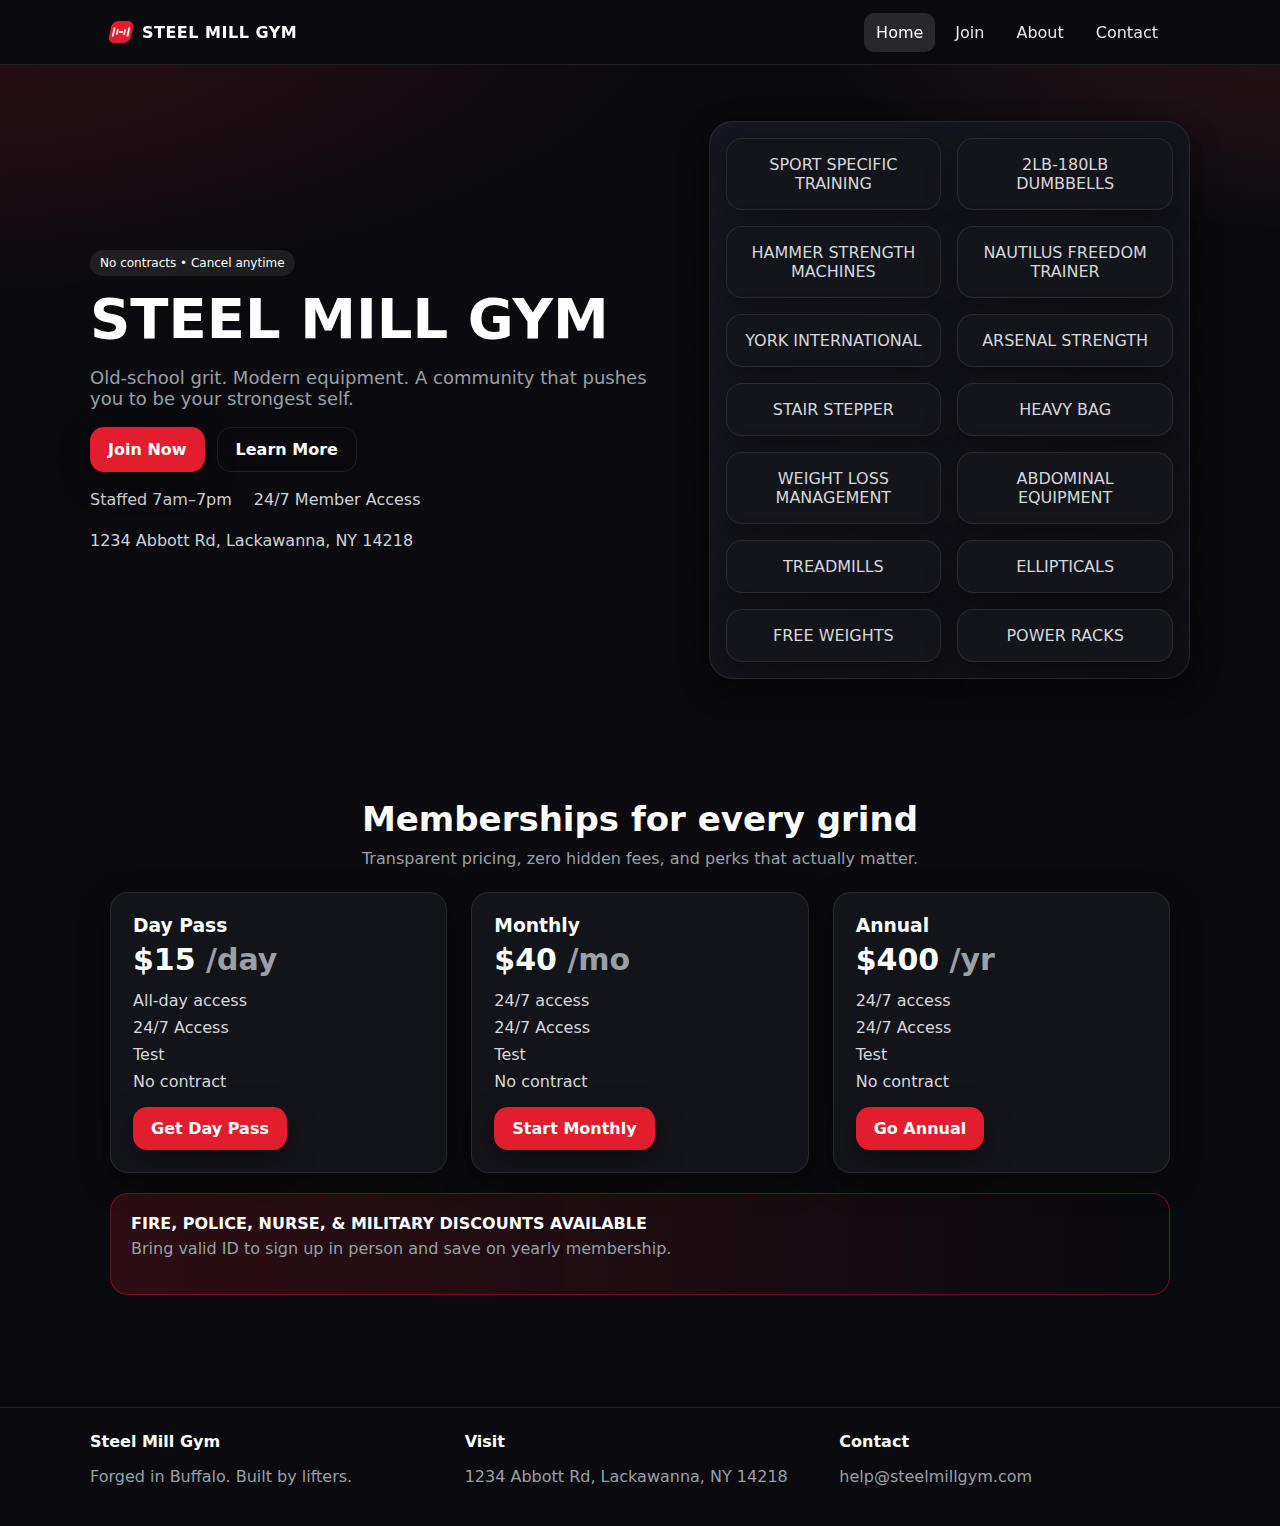
<file: index.html>
<!doctype html>
<html lang="en">
<head>
  <meta charset="utf-8"/>
  <meta name="viewport" content="width=device-width,initial-scale=1"/>
  <title>Steel Mill Gym — Home</title>
  <link rel="stylesheet" href="assets/styles.css"/>
</head>
<body>
<header class="header">
  <div class="container nav">
    <a class="brand" href="index.html">
  <svg class="logo" viewBox="0 0 24 24" aria-hidden="true">
    <path fill="currentColor" d="M3 7h2v10H3V7zm16 0h2v10h-2V7zM7 9h2v6H7V9zm8 0h2v6h-2V9zM10 11h4v2h-4v-2z"/>
  </svg>
  STEEL MILL GYM
</a>
    <nav class="navlinks">
      <a href="index.html">Home</a>
      <a href="join.html">Join</a>
      <a href="about.html">About</a>
      <a href="contact.html">Contact</a>
    </nav>
  </div>
</header>

<main>
  <section class="hero">
    <div class="container section">
      <div class="split">
        <div>
          <span class="badge">No contracts • Cancel anytime</span>
          <h1 style="font-size:56px;line-height:1.05;margin:14px 0 10px;">STEEL MILL GYM</h1>
          <p class="muted" style="font-size:18px;max-width:660px">
            Old-school grit. Modern equipment. A community that pushes you to be your strongest self.
          </p>
          <div style="margin-top:18px;display:flex;gap:12px;flex-wrap:wrap">
            <a class="btn btn-primary" href="join.html">Join Now</a>
            <a class="btn btn-ghost" href="about.html">Learn More</a>
          </div>
          <div style="margin-top:18px;display:flex;gap:22px;color:#cfd3d8;flex-wrap:wrap">
            <span>Staffed 7am–7pm</span>
            <span>24/7 Member Access</span>
            <span>1234 Abbott Rd, Lackawanna, NY 14218</span>
          </div>
        </div>
        <div>
          <div class="kit">
            <div class="card">SPORT SPECIFIC TRAINING</div>
            <!-- <div class="card">CYBEX MACHINES</div> -->
            <div class="card">2LB-180LB DUMBBELLS</div>
            <div class="card">HAMMER STRENGTH MACHINES</div>
            <div class="card">NAUTILUS FREEDOM TRAINER</div>
            <div class="card">YORK INTERNATIONAL</div>
            <div class="card">ARSENAL STRENGTH</div>
            <div class="card">STAIR STEPPER</div>
            <div class="card">HEAVY BAG</div>
            <!-- <div class="card">OLYMPIC LIFTING</div> -->
            <div class="card">WEIGHT LOSS MANAGEMENT</div>
            <div class="card">ABDOMINAL EQUIPMENT</div>
            <!-- <div class="card">RECUMBENT BIKES</div>  -->
            <div class="card">TREADMILLS</div>
            <div class="card">ELLIPTICALS</div>
            <div class="card">FREE WEIGHTS</div>
            <div class="card">POWER RACKS</div>
          </div>
        </div>
      </div>
    </div>
  </section>

  <section class="section">
    <div class="container">
      <div class="section-title">
        <h2>Memberships for every grind</h2>
        <p>Transparent pricing, zero hidden fees, and perks that actually matter.</p>
      </div>

      <div class="grid tiers">
        <article class="tier">
          <h3>Day Pass</h3>
          <div class="price">$15 <span class="muted">/day</span></div>
          <ul>
            <li>All-day access</li><li>24/7 Access</li><li>Test</li><li>No contract</li>
          </ul>
          <div style="margin-top:16px"><a class="btn btn-primary" href="join.html">Get Day Pass</a></div>
        </article>

        <article class="tier">
          <h3>Monthly</h3>
          <div class="price">$40 <span class="muted">/mo</span></div>
          <ul>
            <li>24/7 access</li><li>24/7 Access</li><li>Test</li><li>No contract</li>
          </ul>
          <div style="margin-top:16px"><a class="btn btn-primary" href="join.html">Start Monthly</a></div>
        </article>

        <article class="tier">
          <h3>Annual</h3>
          <div class="price">$400 <span class="muted">/yr</span></div>
          <ul>
            <li>24/7 access</li><li>24/7 Access</li><li>Test</li><li>No contract</li>
          </ul>
          <div style="margin-top:16px"><a class="btn btn-primary" href="join.html">Go Annual</a></div>
        </article>
      </div>

      <div class="box" style="margin-top:20px;border-color:rgba(225,29,46,.4);background:linear-gradient(90deg,rgba(225,29,46,.16),transparent)">
        <strong>FIRE, POLICE, NURSE, & MILITARY DISCOUNTS AVAILABLE</strong>
        <p class="muted" style="margin-top:6px">Bring valid ID to sign up in person and save on yearly membership.</p>
      </div>
    </div>
  </section>
</main>

<footer class="footer">
  <div class="container cols">
    <div><strong>Steel Mill Gym</strong><p class="muted">Forged in Buffalo. Built by lifters.</p></div>
    <div><strong>Visit</strong><p class="muted">1234 Abbott Rd, Lackawanna, NY 14218</p></div>
    <div><strong>Contact</strong><p class="muted">help@steelmillgym.com</p></div>
  </div>
</footer>

<script src="assets/script.js"></script>
</body>
</html>
</file>
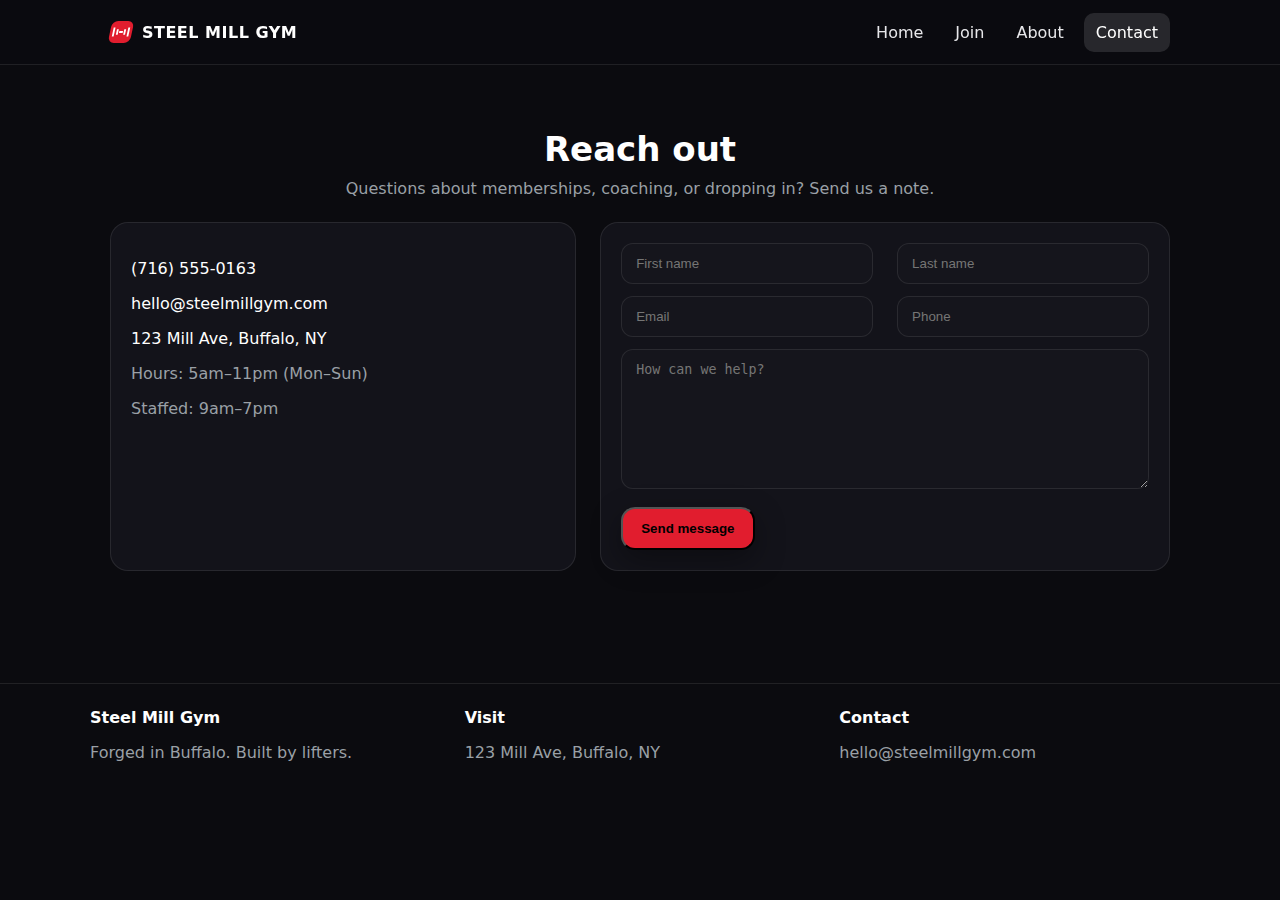
<file: contact.html>
<!doctype html>
<html lang="en">
<head>
  <meta charset="utf-8"/><meta name="viewport" content="width=device-width,initial-scale=1"/>
  <title>Contact — Steel Mill Gym</title>
  <link rel="stylesheet" href="assets/styles.css"/>
</head>
<body>
<header class="header">
  <div class="container nav">
 <a class="brand" href="index.html">
  <svg class="logo" viewBox="0 0 24 24" aria-hidden="true">
    <path fill="currentColor" d="M3 7h2v10H3V7zm16 0h2v10h-2V7zM7 9h2v6H7V9zm8 0h2v6h-2V9zM10 11h4v2h-4v-2z"/>
  </svg>
  STEEL MILL GYM
</a>

    <nav class="navlinks">
      <a href="index.html">Home</a>
      <a href="join.html">Join</a>
      <a href="about.html">About</a>
      <a href="contact.html">Contact</a>
    </nav>
  </div>
</header>

<main class="section">
  <div class="container">
    <div class="section-title">
      <h2>Reach out</h2>
      <p>Questions about memberships, coaching, or dropping in? Send us a note.</p>
    </div>

    <div class="grid contact">
      <aside class="box">
        <p>(716) 555-0163</p>
        <p>hello@steelmillgym.com</p>
        <p>123 Mill Ave, Buffalo, NY</p>
        <div class="muted" style="margin-top:10px">
          <p>Hours: 5am–11pm (Mon–Sun)</p>
          <p>Staffed: 9am–7pm</p>
        </div>
      </aside>

      <form class="box" onsubmit="event.preventDefault(); alert('Message sent! (demo)')">
        <div class="grid" style="grid-template-columns:1fr 1fr">
          <input class="input" placeholder="First name" required>
          <input class="input" placeholder="Last name" required>
        </div>
        <div class="grid" style="grid-template-columns:1fr 1fr; margin-top:12px">
          <input class="input" placeholder="Email" type="email" required>
          <input class="input" placeholder="Phone">
        </div>
        <div style="margin-top:12px">
          <textarea class="textarea" placeholder="How can we help?" required></textarea>
        </div>
        <div style="margin-top:14px">
          <button class="btn btn-primary" type="submit">Send message</button>
        </div>
      </form>
    </div>
  </div>
</main>

<footer class="footer">
  <div class="container cols">
    <div><strong>Steel Mill Gym</strong><p class="muted">Forged in Buffalo. Built by lifters.</p></div>
    <div><strong>Visit</strong><p class="muted">123 Mill Ave, Buffalo, NY</p></div>
    <div><strong>Contact</strong><p class="muted">hello@steelmillgym.com</p></div>
  </div>
</footer>
<script src="assets/script.js"></script>
</body>
</html>
</file>
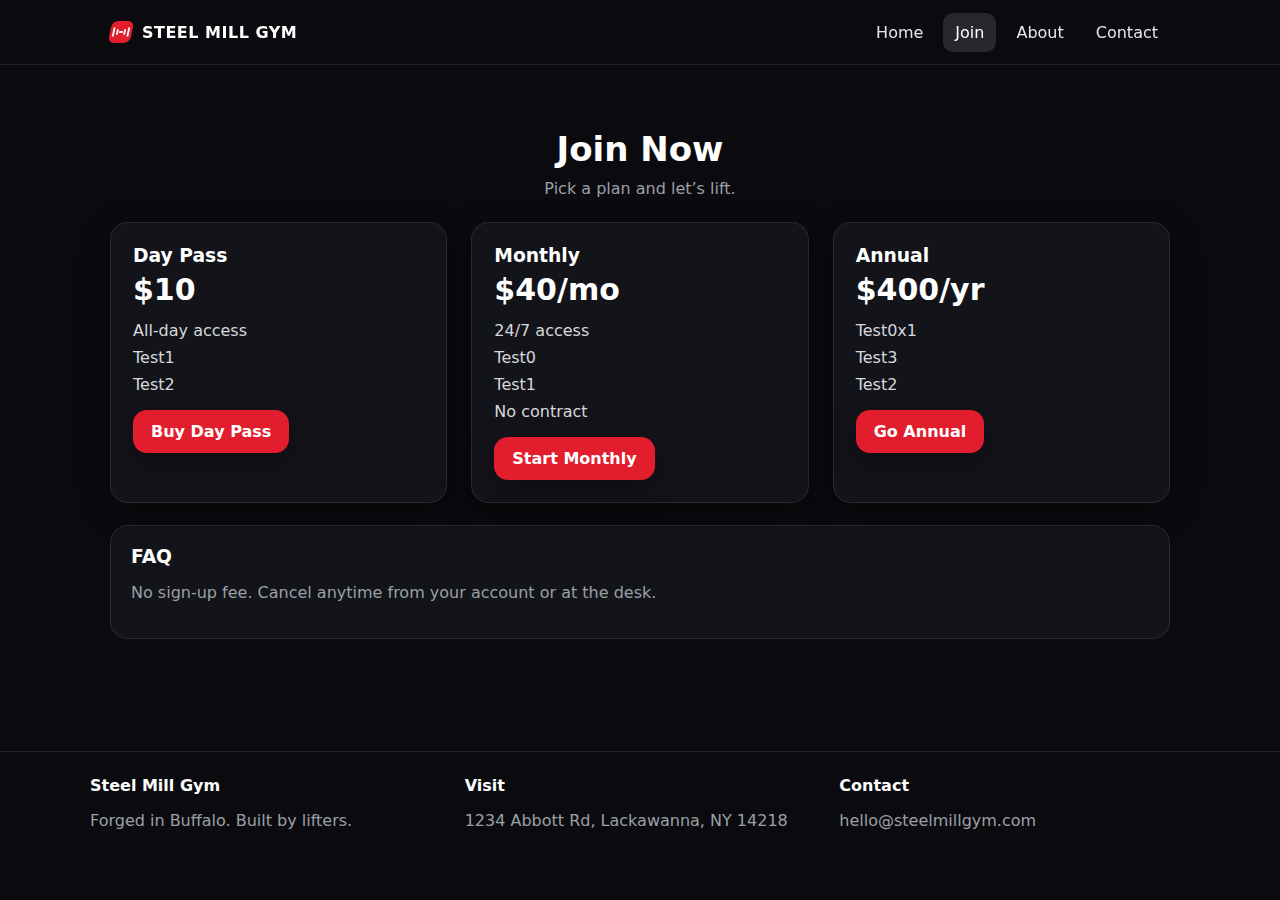
<file: join.html>
<!doctype html>
<html lang="en">
<head>
  <meta charset="utf-8"/><meta name="viewport" content="width=device-width,initial-scale=1"/>
  <title>Join — Steel Mill Gym</title>
  <link rel="stylesheet" href="assets/styles.css"/>
</head>
<body>
<header class="header">
  <div class="container nav">
   <a class="brand" href="index.html">
  <svg class="logo" viewBox="0 0 24 24" aria-hidden="true">
    <path fill="currentColor" d="M3 7h2v10H3V7zm16 0h2v10h-2V7zM7 9h2v6H7V9zm8 0h2v6h-2V9zM10 11h4v2h-4v-2z"/>
  </svg>
  STEEL MILL GYM
</a>
    <nav class="navlinks">
      <a href="index.html">Home</a>
      <a href="join.html">Join</a>
      <a href="about.html">About</a>
      <a href="contact.html">Contact</a>
    </nav>
  </div>
</header>

<main class="section">
  <div class="container">
    <div class="section-title">
      <h2>Join Now</h2>
      <p>Pick a plan and let’s lift.</p>
    </div>

    <div class="grid tiers">
      <!-- same pricing cards as Home -->
      <article class="tier"><h3>Day Pass</h3><div class="price">$10</div>
        <ul><li>All-day access</li><li>Test1</li><li>Test2</li></ul>
        <div style="margin-top:16px"><a class="btn btn-primary" href="#">Buy Day Pass</a></div>
      </article>
      <article class="tier"><h3>Monthly</h3><div class="price">$40/mo</div>
        <ul><li>24/7 access</li><li>Test0</li><li>Test1</li><li>No contract</li></ul>
        <div style="margin-top:16px"><a class="btn btn-primary" href="#">Start Monthly</a></div>
      </article>
      <article class="tier"><h3>Annual</h3><div class="price">$400/yr</div>
        <ul><li>Test0x1</li><li>Test3</li><li>Test2</li></ul>
        <div style="margin-top:16px"><a class="btn btn-primary" href="#">Go Annual</a></div>
      </article>
    </div>

    <div class="box" style="margin-top:22px">
      <h3 style="margin:0 0 8px">FAQ</h3>
      <p class="muted">No sign-up fee. Cancel anytime from your account or at the desk.</p>
    </div>
  </div>
</main>

<footer class="footer">
  <div class="container cols">
    <div><strong>Steel Mill Gym</strong><p class="muted">Forged in Buffalo. Built by lifters.</p></div>
    <div><strong>Visit</strong><p class="muted">1234 Abbott Rd, Lackawanna, NY 14218</p></div>
    <div><strong>Contact</strong><p class="muted">hello@steelmillgym.com</p></div>
  </div>
</footer>
<script src="assets/script.js"></script>
</body>
</html>
</file>
<file: assets/styles.css>
:root{
  --bg:#0b0b0f; --panel:#13131a; --muted:#9aa0a6; --text:#ffffff;
  --accent:#e11d2e; --accent-2:#ff5353; --stroke:rgba(255,255,255,.09);
  --radius:18px; --radius-sm:12px; --shadow:0 10px 30px rgba(0,0,0,.35);
  --max:1100px;
}
*{box-sizing:border-box}
html,body{margin:0;padding:0;background:var(--bg);color:var(--text);font-family:Inter,system-ui,Segoe UI,Roboto,Helvetica,Arial,sans-serif}
a{color:inherit;text-decoration:none}
.container{max-width:var(--max);margin-inline:auto;padding:0 20px}
.grid{display:grid;gap:24px}
.btn{display:inline-flex;align-items:center;gap:10px;padding:12px 18px;border-radius:14px;font-weight:600}
.btn-primary{background:var(--accent);box-shadow:var(--shadow)}
.btn-primary:hover{background:var(--accent-2)}
.btn-ghost{border:1px solid var(--stroke);background:transparent}
.badge{display:inline-flex;gap:8px;align-items:center;padding:6px 10px;border-radius:999px;background:rgba(255,255,255,.08);color:#fff;font-size:12px}

/* Header */
.header{position:sticky;top:0;z-index:40;background:rgba(11,11,15,.85);backdrop-filter:blur(10px);border-bottom:1px solid var(--stroke)}
.nav{display:flex;align-items:center;justify-content:space-between;height:64px}
.brand{display:flex;gap:10px;align-items:center;font-weight:900;letter-spacing:.5px}
.brand .logo{width:22px;height:22px;background:var(--accent);border-radius:6px;transform:skewX(-12deg)}
.navlinks{display:flex;gap:8px}
.navlinks a{padding:10px 12px;border-radius:10px;color:#e7e7ea}
.navlinks a:hover{background:rgba(255,255,255,.08);color:#fff}
.navlinks a.active{background:rgba(255,255,255,.12);color:#fff}
.menu-btn{display:none}

/* Hero */
.hero{position:relative;overflow:hidden}
.hero::before{content:"";position:absolute;inset:0;background:radial-gradient(800px 300px at -10% -10%,rgba(225,29,46,.18),transparent),radial-gradient(600px 240px at 110% -10%,rgba(255,83,83,.16),transparent)}
.split{display:grid;gap:30px;grid-template-columns:1fr;align-items:center}
@media(min-width:960px){.split{grid-template-columns:1.1fr .9fr}}

.kit{display:grid;gap:16px;grid-template-columns:repeat(2,1fr);background:linear-gradient(135deg,#171720,#0f0f15);border:1px solid var(--stroke);border-radius:24px;padding:16px;box-shadow:var(--shadow)}
.kit .card{border:1px solid var(--stroke);border-radius:16px;background:#14141b;padding:16px;text-align:center;color:#d7d8dc}

/* Sections */
.section{padding:56px 0}
.section-title{text-align:center;margin-bottom:24px}
.section-title h2{font-size:34px;margin:8px 0 0}
.section-title p{color:var(--muted);max-width:640px;margin:10px auto 0}

/* Pricing */
.tiers{grid-template-columns:repeat(1,1fr)}
@media(min-width:720px){.tiers{grid-template-columns:repeat(2,1fr)}}
@media(min-width:1040px){.tiers{grid-template-columns:repeat(3,1fr)}}
.tier{position:relative;background:var(--panel);border:1px solid var(--stroke);border-radius:var(--radius);padding:22px;box-shadow:var(--shadow);transition:transform .15s}
.tier:hover{transform:translateY(-4px)}
.tier h3{margin:0 0 6px}
.tier .price{font-size:30px;font-weight:800}
.tier ul{list-style:none;padding:0;margin:14px 0 0;color:#d7d8dc}
.tier li{display:flex;gap:8px;margin:8px 0}

/* Cards (About) */
.cards-4{grid-template-columns:repeat(1,1fr)}
@media(min-width:720px){.cards-4{grid-template-columns:repeat(2,1fr)}}
@media(min-width:1040px){.cards-4{grid-template-columns:repeat(4,1fr)}}
.card{background:var(--panel);border:1px solid var(--stroke);border-radius:var(--radius);overflow:hidden;box-shadow:var(--shadow);cursor:pointer;transition:transform 0.2s, box-shadow 0.2s;}
.card:hover{transform:translateY(-4px);box-shadow:0 15px 40px rgba(0,0,0,.4), 0 0 15px var(--accent);}
.card img{width:100%;height:220px;object-fit:cover;display:block}
.card .body{padding:14px}
.card .role{color:#ffb3b8;font-size:13px}

/* Modal for card popup */
.modal{position:fixed;top:0;left:0;width:100%;height:100%;background:rgba(0,0,0,.8);display:flex;align-items:center;justify-content:center;z-index:100;opacity:0;pointer-events:none;transition:opacity 0.3s;}
.modal.active{opacity:1;pointer-events:auto;}
.modal-content{background:var(--panel);border:1px solid var(--stroke);border-radius:var(--radius);max-width:400px;width:90%;overflow:hidden;box-shadow:var(--shadow);}
.modal-img{width:100%;height:auto;display:block;}
.modal-text{padding:20px;text-align:center;color:var(--text);}
.modal-text h3{margin:0 0 4px;font-size:24px;}
.modal-text .role{color:#ffb3b8;font-size:14px;display:block;margin-bottom:10px;}
.modal-text p{margin:0;color:var(--muted);}

/* Contact */
.contact{grid-template-columns:1fr}
@media(min-width:1040px){.contact{grid-template-columns:.9fr 1.1fr}}
.box{background:var(--panel);border:1px solid var(--stroke);border-radius:var(--radius);padding:20px}
.input, .textarea{width:100%;padding:12px 14px;border-radius:12px;border:1px solid var(--stroke);background:#15151c;color:#fff}
.textarea{min-height:140px;resize:vertical}

/* Footer */
.footer{border-top:1px solid var(--stroke);margin-top:56px}
.footer .cols{display:grid;gap:24px;grid-template-columns:1fr; padding:24px 0}
@media(min-width:900px){.footer .cols{grid-template-columns:repeat(3,1fr)}}
.muted{color:var(--muted)}


::-webkit-scrollbar {
  width: 10px;
  background: transparent;
}

::-webkit-scrollbar-thumb {
  background: linear-gradient(120deg, #e11d2e 40%, #23272f 100%);
  border-radius: 8px;
  border: 2px solid #181a20;
}

::-webkit-scrollbar-track {
  background: #181a20;
  border-radius: 8px;
}

/* Minimal scrollbar for Firefox */
html {
  scrollbar-width: thin;
  scrollbar-color: #e11d2e #181a20;
}

/* Ensure the CTA column (left) is above the right column */
.hero .split > div:first-child {
  position: relative;
  z-index: 2;
}


.hero .split > div:last-child {
  position: relative;
  z-index: 1;
}


.kit {
  pointer-events: none;
}
.kit .card {
  pointer-events: auto; /* still clickable if you need links inside */
}


.btn {
  position: relative;
  z-index: 3;
  pointer-events: auto;
}


.hero::before {
  pointer-events: none;
}
</file>
